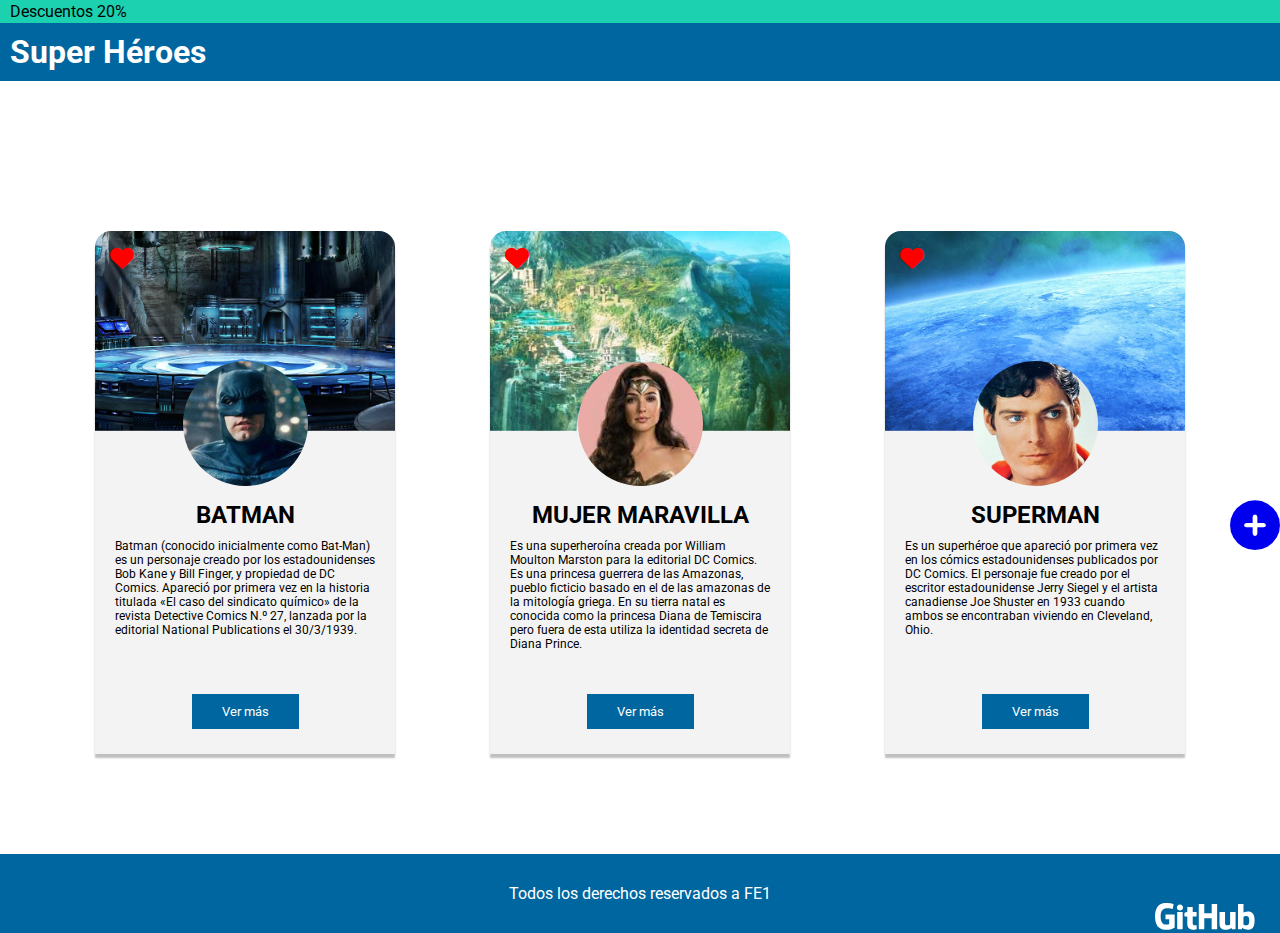
<file: index.html>
<!DOCTYPE html>
<html lang="es">
  <head>
    <meta charset="UTF-8" />
    <meta http-equiv="X-UA-Compatible" content="IE=edge" />
    <meta name="viewport" content="width=device-width, initial-scale=1.0" />
    <title>Héroes</title>
    <link
      rel="stylesheet"
      href="https://cdnjs.cloudflare.com/ajax/libs/font-awesome/6.1.1/css/all.min.css"
    />
    <link rel="stylesheet" href="css/styles.css" />
  </head>
  <body>
    <header>
      <p>Descuentos 20%</p>
    </header>
    <h1>Super Héroes</h1>

    <a class="buttons" href="formulario.html"
      ><i class="fa-solid fa-circle-plus"></i></a
    >
    <main>
      <section>
        <article>
          <div class="contenedor bgBatman">
            <i class="fa-solid fa-heart"></i>
          </div>
          <img src="img/batman.png" alt="Foto de Batman" />
          <h3>Batman</h3>
          <p>
            Batman (conocido inicialmente como Bat-Man) es un personaje creado
            por los estadounidenses Bob Kane y Bill Finger, y propiedad de DC
            Comics. Apareció por primera vez en la historia titulada «El caso
            del sindicato químico» de la revista Detective Comics N.º 27,
            lanzada por la editorial National Publications el 30/3/1939.
          </p>
          <button>Ver más</button>
        </article>
        <article>
          <div class="contenedor bgMujerMaravilla">
            <i class="fa-solid fa-heart"></i>
          </div>
          <img src="img/fotoMujerMaravilla.png" alt="Foto de Mujer Maravilla" />
          <h3>Mujer Maravilla</h3>
          <p>
            Es una superheroína creada por William Moulton Marston para la
            editorial DC Comics. Es una princesa guerrera de las Amazonas,
            pueblo ficticio basado en el de las amazonas de la mitología griega.
            En su tierra natal es conocida como la princesa Diana de Temiscira
            pero fuera de esta utiliza la identidad secreta de Diana Prince.
          </p>
          <button>Ver más</button>
        </article>
        <article class="Harley">
          <div class="contenedor bgHarley">
            <i class="fa-solid fa-heart"></i>
          </div>
          <img src="img/harleyQuinn.png" alt="Foto de Harley Quinn" />
          <h3>Harley Quinn</h3>
          <p>
            Harley Quinn es un personaje ficticio creado por los estadounidenses
            Paul Dini y Bruce Timm para la editorial DC Comics. Quinn hizo su
            debut en el vigésimo-segundo episodio de Batman: la serie animada,
            «El favor del Joker», en septiembre de 1992 y se convirtió en una
            villana recurrente en la serie
          </p>
          <button>Ver más</button>
        </article>
        <article>
          <div class="contenedor bgSuperman">
            <i class="fa-solid fa-heart"></i>
          </div>
          <img src="img/superman.png" alt="Foto de Superman" />
          <h3>Superman</h3>
          <p>
            Es un superhéroe que apareció por primera vez en los cómics
            estadounidenses publicados por DC Comics. El personaje fue creado
            por el escritor estadounidense Jerry Siegel y el artista canadiense
            Joe Shuster en 1933 cuando ambos se encontraban viviendo en
            Cleveland, Ohio.
          </p>
          <button>Ver más</button>
        </article>
      </section>
    </main>
    <footer>
      <div class="containerFooter">
        <p>Todos los derechos reservados a FE1</p>
        <img src="img/gitHub.svg" alt="Logo de gitHub" />
      </div>
    </footer>
  </body>
</html>
</file>
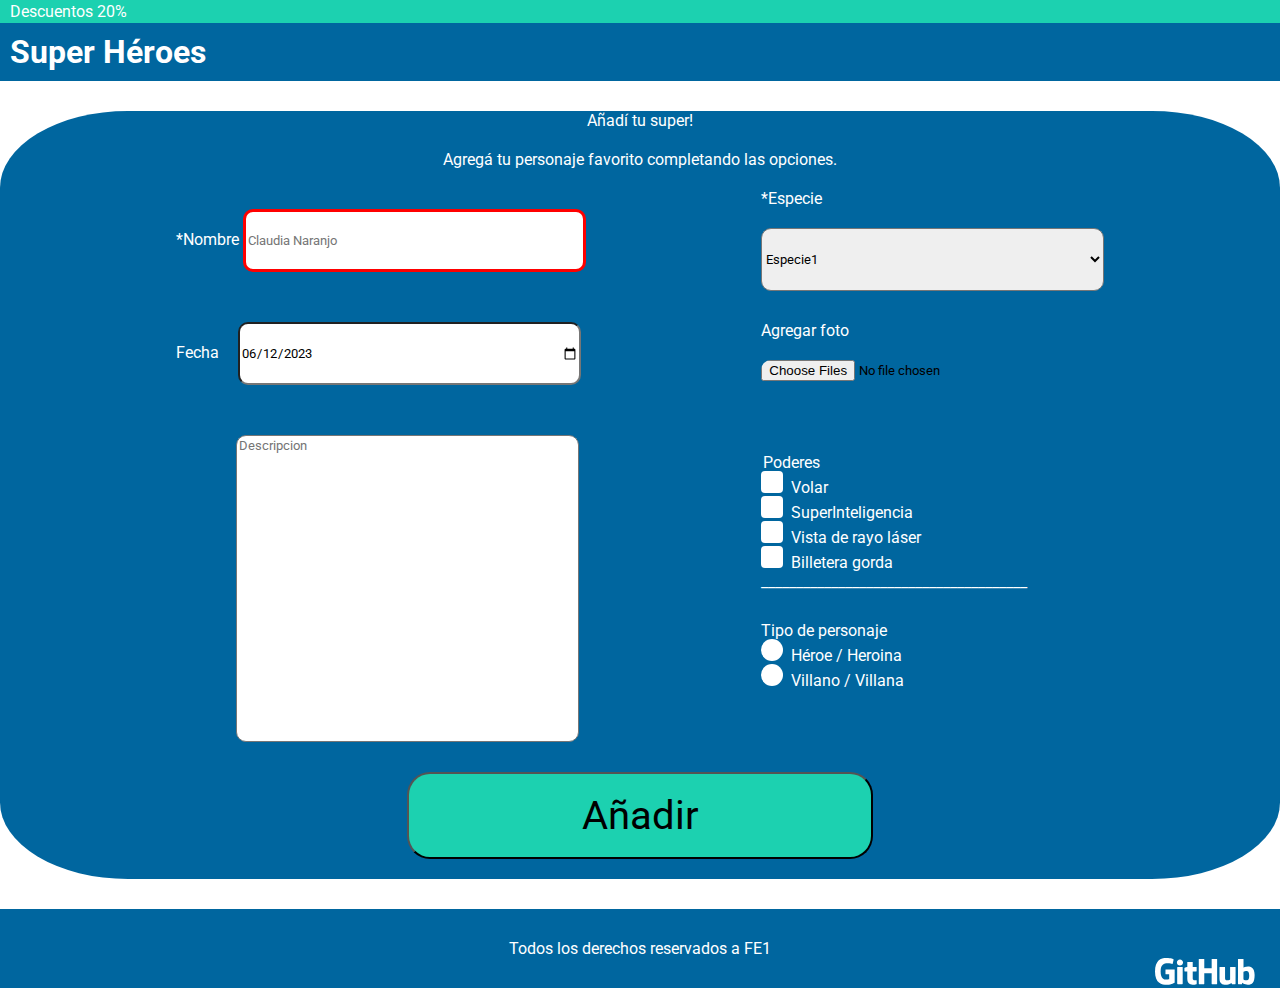
<file: formulario.html>
<html lang="en">
  <head>
    <meta charset="UTF-8" />
    <meta name="viewport" content="width=device-width, initial-scale=1.0" />
    <title>Formulario</title>
    <link rel="stylesheet" href="css/styles.css" />
    <link rel="stylesheet" href="css/formulario.css" />
  </head>
  <body>
    <header>
      <p>Descuentos 20%</p>
    </header>
    <h1>Super Héroes</h1>
    <body>
      <form action="" method="post">
        <legend class="principle-title">Añadí tu super!</legend>
        <p class="subtitle">
          Agregá tu personaje favorito completando las opciones.
        </p>
        <div class="container">
          <div class="first-continer">
            <!-- Input nombre"-->
            <div>
              <label for="nombre">*Nombre</label>
              <input
                type="text"
                name="nombre"
                id="nombre"
                minlength="5"
                placeholder="Claudia Naranjo"
                required
                oninvalid="setCustomValidity('Por favor, completar correctamente')"
              />
            </div>

            <!-- input date Fecha nacimiento -->
            <div>
              <label for="fecha">Fecha</label>
              <input
                type="date"
                name="fecha"
                id="fecha"
                value="2023-06-12"
                min="2023-06-10"
                required
              />
            </div>

            <!-- textarea -->
            <label for="descripcion"></label>
            <textarea
              name="descripcion"
              id="descripcion"
              resize="none"
              placeholder="Descripcion"
              cols="30"
              rows="5"
            ></textarea>
          </div>
          <div class="second-container">
            <!-- input select con optgroup-->
            <label for="especie">*Especie</label>
            <select name="especie" id="especie">
              <option value="Especie1">Especie1</option>
              <option value="Especie2">Especie2</option>
              <option value="Especie3">Especie3</option>
              <option value="Especie4">Especie4</option>
            </select>
            <!-- input file Imagen documento -->
            <label for="foto">Agregar foto</label>
            <input type="file" name="foto" id="foto" accept=".jpeg" multiple />
            <legend>Poderes</legend>
            <p class="inline">
              <label for="Volar">
                <input
                  type="checkbox"
                  name="poderes"
                  id="Volar"
                  value="Volar"
                />
                Volar
              </label>
            </p>
            <p>
              <label for="SuperInteligencia">
                <input
                  type="checkbox"
                  name="poderes"
                  id="SuperInteligencia"
                  value="SuperInteligencia"
                />
                SuperInteligencia
              </label>
            </p>
            <p>
              <label for="Vista-de-rayo-laser">
                <input
                  type="checkbox"
                  name="poderes"
                  id="Vista-de-rayo-laser"
                  value="Vista-de-rayo-laser"
                />
                Vista de rayo láser
              </label>
            </p>
            <p>
              <label for="Billetera-gorda">
                <input
                  type="checkbox"
                  name="poderes"
                  id="Billetera-gorda"
                  value="Billetera-gorda"
                />
                Billetera gorda
              </label>
            </p>
            <!-- Input radio -->
            <p class="line">______________________________________</p>
            <p>Tipo de personaje</p>
            <p>
              <label for="Heroe-Heroina" class="vert">
                <input
                  type="radio"
                  name="tipo"
                  id="Heroe-Heroina"
                  value="Heroe-Heroina"
                />
                Héroe / Heroina
              </label>
            </p>
            <p>
              <label for="Villano-Villana" class="vert">
                <input
                  type="radio"
                  name="tipo"
                  id="Villano-Villana"
                  value="Villano-Villana"
                />
                Villano / Villana
              </label>
            </p>
            <br />
          </div>
        </div>

        <!-- input submit y reset -->
        <div class="buttons-container">
          <button>Añadir</button>
        </div>
      </form>
    </body>
    <footer>
      <div class="containerFooter">
        <p>Todos los derechos reservados a FE1</p>
        <img src="img/gitHub.svg" alt="Logo de gitHub" />
      </div>
    </footer>
  </body>
</html>
</file>
<file: css/styles.css>
@import url("https://fonts.googleapis.com/css2?family=Roboto&display=swap");

* {
  box-sizing: border-box;
  margin: 0;
  font-family: "Roboto", sans-serif;
}

a i{
  font-size: 50px;
  position: sticky;
  left:1800px;
  top: 500px;
  z-index: 1;

}

a i:hover{
  color:#001D2D
}



/********** ESTILOS PARA EL HEADER **********/

header p {
  background-color: #1cd1b0;
  padding: 2px 0px 2px 10px;
}

h1 {
  background-color: #00669f;
  color: white;
  padding: 10px;
  position: sticky;
  top: 0;
  z-index: 10;
}

/********** ESTILOS PARA EL MAIN **********/

section {
  display: flex;
  justify-content: space-evenly;
  flex-wrap: wrap;
}

section article {
  background-color: #f3f3f3;
  border-radius: 16px 16px 0 0;
  box-shadow: 0px 4px 2px rgba(0, 0, 0, 0.25);
  margin: 100px 0;
  display: flex;
  flex-direction: column;
  align-items: center;
  position: relative;
  width: 300px;
}

section article .contenedor {
  height: 200px;
  width: 300px;
  border-radius: 16px 16px 0 0;
  background-size: cover;
}

section article .contenedor i {
  font-size: 24px;
  color: red;
  padding: 15px;
}

section article .bgBatman {
  background-image: url("../img/fondoBatman.png");
}
section article .bgMujerMaravilla {
  background-image: url("../img/fondoMujerMaravilla.png");
}
section article .bgHarley {
  background-image: url("../img/fondoHarleyQuinn.png");
}
section article .bgSuperman {
  background-image: url("../img/fondoSuperman.png");
}

section article img {
  border-radius: 50%;
  width: 125px;
  position: absolute;
  top: 130px;
}

section article h3 {
  font-size: 24px;
  margin-top: 70px;
  text-transform: uppercase;
}

section article p {
  font-size: 12px;
  height: 120px;
  margin: 10px 20px;
  text-align: left;
}

section article button {
  background-color: #00669f;
  border: none;
  color: white;

  margin: 25px;
  padding: 10px 30px;
}

.Harley {
  display: flex;
  
  display: none;
}

/********** ESTILOS PARA EL FOOTER **********/

footer {
  background-color: #00669f;
  color: white;
  padding: 30px 0;
  position: relative;
  display: flex;
  justify-content: center;
  align-items: center;
}

footer img {
  position: absolute;
  right: 25px;
  width: 100px;
}

/*******Responsive******/

@media screen and (max-width: 768px) {
  .Harley {
    display: flex;
    
  }
  article .Harley {
    
    display: none;
  }
  


}


@media screen and (max-width: 480px){
  
  .Harley {
    display: flex;
    
    display: none;
  }
  footer img{
    position:relative;
    display: flex;
    align-self: center;
    padding: 10px;
  }
  .containerFooter{
    display: flex;    
    flex-direction: column;
    justify-content: space-around;
  }
  


}
</file>
<file: css/formulario.css>
* {
    box-sizing: border-box;
    margin: 0;
    font-family: "Roboto", sans-serif;
    color: white;
  }


  .container{
    display: flex;
    justify-content: space-evenly;
    
  }

  .subtitle{
    text-align: center;
    padding-top: 20px;
    padding-bottom: 20px;
  }
  .principle-title{
    text-align: center;
    margin-top: 30px;

  }

  form{
    background-color: #00669F ;
    border-radius: 10%;
  }

  
  form input,  form textarea, select{
    width: 343px;
    height: 63px;
    border-radius: 10px;
    margin-top: 20px;
    margin-bottom: 30px;    
    resize: none;
    color:black;
  }

  input[type="text"][name="nombre"]:invalid{
    border: 3px solid red;
  }

  input[type="text"]:valid{
    border: 3px solid green;
  }

  input:focus, textarea:focus{
    background-color: aqua;
  }

  input[type=date]{
    color: black;

  }

  label{
    color: white;
  }

  form textarea{
    width: 343px;
    height: 307px;
    margin-left: 60px;

  }
  .second-container{
    display: flex;
    flex-direction: column;
    
  }

input[type="radio"], input[type="checkbox"]{
  -webkit-appearance : none;
  appearance         : none;
  width              : 22px;
  height             : 22px;
  margin             : calc(0.75em - 11px) 0.25rem 0 0;
  border-radius      : 4px;
  background         : #fff no-repeat center center;

}
input[type="radio"]{
  border-radius : 50%;
}

/*input:where([type="checkbox"], [type="radio"]):where(:active:not(:disabled), :focus){
  border-color : #696;
  outline      : none;
}

input:where([type="checkbox"], [type="radio"]):disabled{
  background : #eee;
}*/

input[type="radio"]:checked{
  background-image: url('../img/check.png');
}

input[type="checkbox"]:checked{
  background-image: url('../img/check1.png');
}



.vert {
    display: block;
}

.line{
    padding-bottom: 30px;
}

.buttons-container{
    text-align: center; 
    margin-bottom: 30px;
    padding-bottom: 20px;
    
}

button{
    width: 466px;
    height: 87px;
    border-radius: 23px;
    background: #1CD1B0;
    color: black;
    font-size: 40px;

}
button:hover{
  background:#001D2D;
  color:#FFFFFF
}

input[type="date"] {
    margin-left: 15px;
}
</file>
